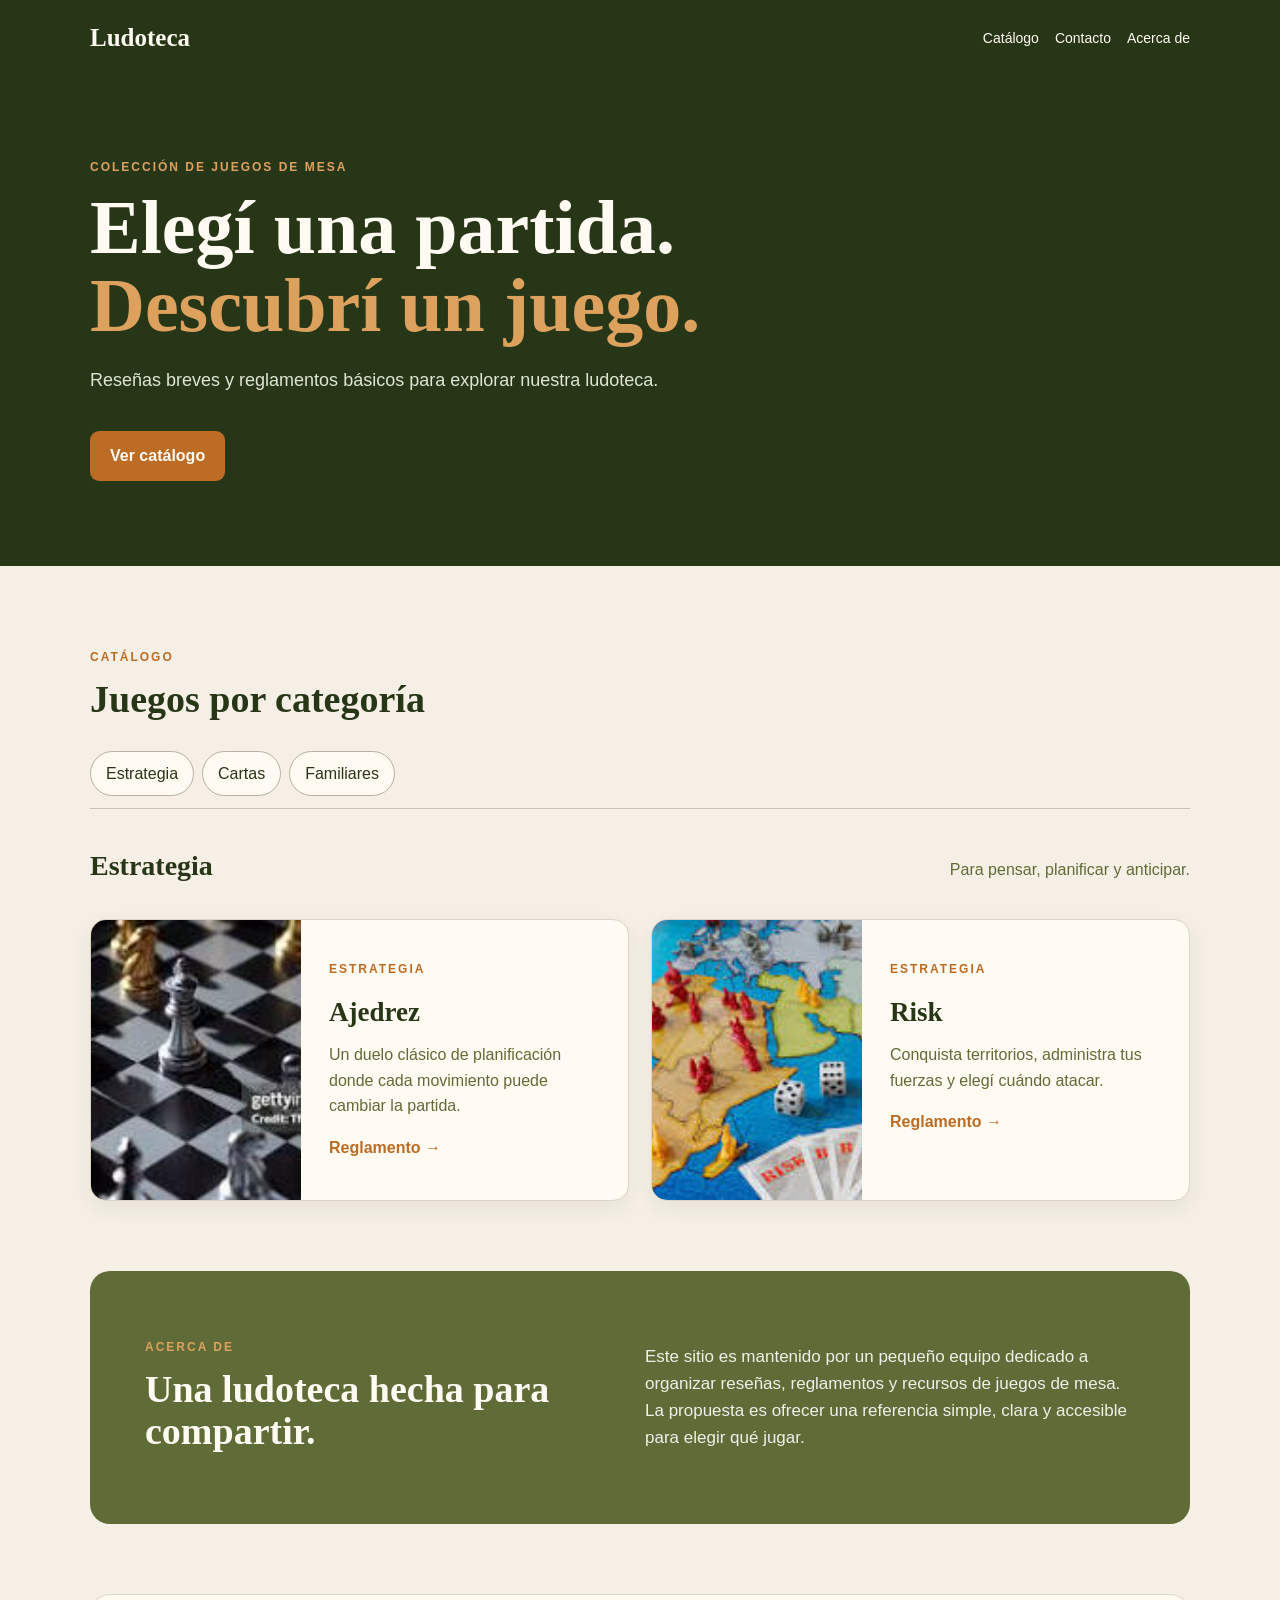
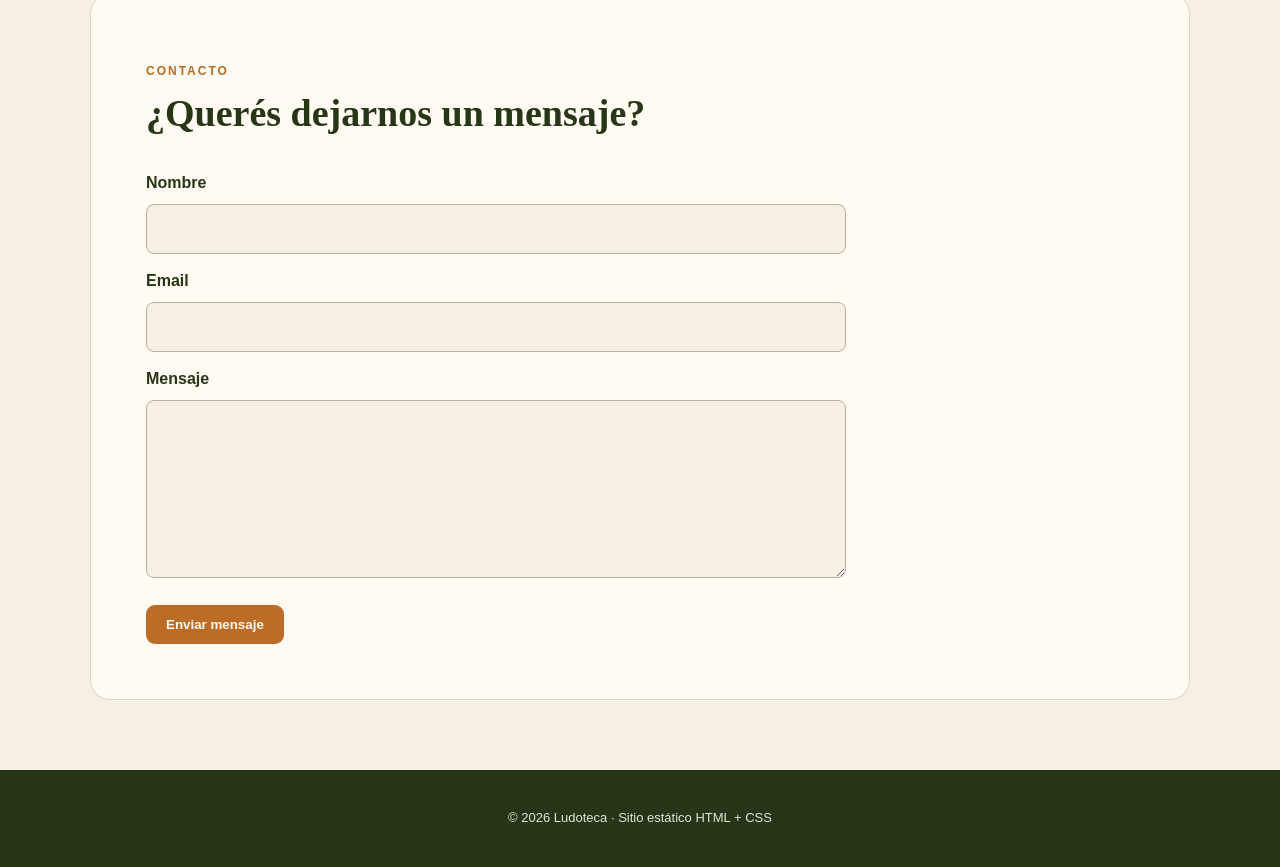
<file: chatGPT/index.html>
<!DOCTYPE html>
<html lang="es">
<head>
  <meta charset="UTF-8">
  <meta name="viewport" content="width=device-width, initial-scale=1.0">
  <title>Ludoteca | Reseñas de juegos</title>
  <link rel="stylesheet" href="estilosIA.css">
</head>
<body>
<header class="encabezado">
  <nav class="nav">
    <a class="logo" href="index.html">Ludoteca</a>
    <div class="nav-links">
      <a href="#catalogo">Catálogo</a>
      <a href="#contacto">Contacto</a>
      <a href="#acerca">Acerca de</a>
    </div>
  </nav>
  <section class="hero">
    <p class="eyebrow">Colección de juegos de mesa</p>
    <h1>Elegí una partida.<br><span>Descubrí un juego.</span></h1>
    <p>Reseñas breves y reglamentos básicos para explorar nuestra ludoteca.</p>
    <a class="boton" href="#catalogo">Ver catálogo</a>
  </section>
</header>

<main>
<section id="catalogo" class="catalogo">
  <div class="seccion-titulo">
    <p class="eyebrow">Catálogo</p>
    <h2>Juegos por categoría</h2>
  </div>

  <div class="tabs">
    <a href="#estrategia" class="tab">Estrategia</a>
    <a href="#cartas" class="tab">Cartas</a>
    <a href="#familiares" class="tab">Familiares</a>
  </div>

  <section id="estrategia" class="categoria">
    <div class="categoria-cabecera"><h3>Estrategia</h3><p>Para pensar, planificar y anticipar.</p></div>
    <div class="juegos">
      <article class="juego"><img src="imagenes/ajedrez.png" alt="Portada ilustrada de Ajedrez"><div><p class="tag">Estrategia</p><h4>Ajedrez</h4><p>Un duelo clásico de planificación donde cada movimiento puede cambiar la partida.</p><a class="reglamento" href="reglamentos/ajedrez.pdf">Reglamento →</a></div></article>
      <article class="juego"><img src="imagenes/risk.png" alt="Portada ilustrada de Risk"><div><p class="tag">Estrategia</p><h4>Risk</h4><p>Conquista territorios, administra tus fuerzas y elegí cuándo atacar.</p><a class="reglamento" href="reglamentos/risk.pdf">Reglamento →</a></div></article>
    </div>
  </section>

  <section id="cartas" class="categoria">
    <div class="categoria-cabecera"><h3>Cartas</h3><p>Partidas ágiles, decisiones y un poco de picardía.</p></div>
    <div class="juegos">
      <article class="juego"><img src="imagenes/truco.png" alt="Portada ilustrada de Truco"><div><p class="tag">Cartas</p><h4>Truco</h4><p>Un clásico de cartas donde la estrategia se mezcla con el engaño y los cantos.</p><a class="reglamento" href="reglamentos/truco.pdf">Reglamento →</a></div></article>
      <article class="juego"><img src="imagenes/uno.png" alt="Portada ilustrada de UNO"><div><p class="tag">Cartas</p><h4>UNO</h4><p>Colores, números y cartas de acción en una carrera por quedarse sin cartas.</p><a class="reglamento" href="reglamentos/uno.pdf">Reglamento →</a></div></article>
    </div>
  </section>

  <section id="familiares" class="categoria">
    <div class="categoria-cabecera"><h3>Familiares</h3><p>Clásicos sencillos para compartir entre todas las edades.</p></div>
    <div class="juegos">
      <article class="juego"><img src="imagenes/oca.png" alt="Portada ilustrada de Oca"><div><p class="tag">Familiares</p><h4>Oca</h4><p>Un recorrido clásico basado en dados, casillas especiales y un poco de suerte.</p><a class="reglamento" href="reglamentos/oca.pdf">Reglamento →</a></div></article>
      <article class="juego"><img src="imagenes/ludo.png" alt="Portada ilustrada de Ludo/Parchís"><div><p class="tag">Familiares</p><h4>Ludo / Parchís</h4><p>Llevá tus fichas hasta la llegada y aprovechá cada tirada del dado.</p><a class="reglamento" href="reglamentos/ludo.pdf">Reglamento →</a></div></article>
    </div>
  </section>
</section>

<section id="acerca" class="info">
  <div><p class="eyebrow">Acerca de</p><h2>Una ludoteca hecha para compartir.</h2></div>
  <p>Este sitio es mantenido por un pequeño equipo dedicado a organizar reseñas, reglamentos y recursos de juegos de mesa. La propuesta es ofrecer una referencia simple, clara y accesible para elegir qué jugar.</p>
</section>

<section id="contacto" class="contacto">
  <div><p class="eyebrow">Contacto</p><h2>¿Querés dejarnos un mensaje?</h2></div>
  <form action="#" method="post">
    <label for="nombre">Nombre</label><input id="nombre" name="nombre" type="text" required>
    <label for="email">Email</label><input id="email" name="email" type="email" required>
    <label for="mensaje">Mensaje</label><textarea id="mensaje" name="mensaje" rows="6" required></textarea>
    <button class="boton" type="submit">Enviar mensaje</button>
  </form>
</section>
</main>
<footer><p>© 2026 Ludoteca · Sitio estático HTML + CSS</p></footer>
</body>
</html>
</file>
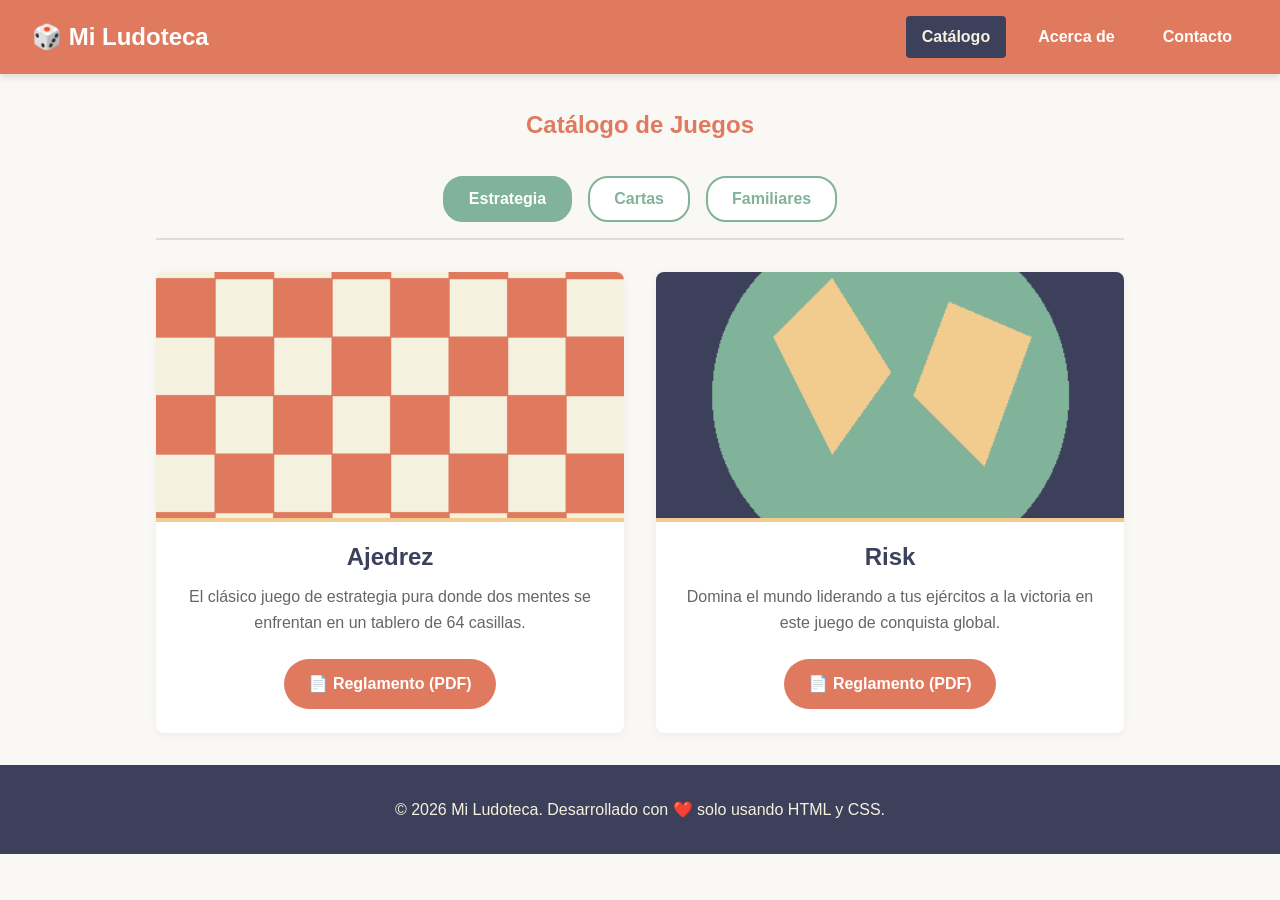
<file: version-Geminis/index.html>
<!DOCTYPE html>
<html lang="es">
<head>
    <meta charset="UTF-8">
    <meta name="viewport" content="width=device-width, initial-scale=1.0">
    <title>Ludoteca - Reseñas de Juegos de Mesa</title>
    <link rel="stylesheet" href="estilosIA.css">
</head>
<body>

<!-- Navegación principal manejada 100% con CSS (Radio + :checked) -->
<input type="radio" id="nav-catalogo" name="main-nav" checked class="hidden-radio">
<input type="radio" id="nav-acerca" name="main-nav" class="hidden-radio">
<input type="radio" id="nav-contacto" name="main-nav" class="hidden-radio">

<header>
    <div class="logo">🎲 Mi Ludoteca</div>
    <nav>
        <label for="nav-catalogo">Catálogo</label>
        <label for="nav-acerca">Acerca de</label>
        <label for="nav-contacto">Contacto</label>
    </nav>
</header>

<main>
    <!-- SECCIÓN: CATÁLOGO -->
    <section class="page-section" id="section-catalogo">
        <h1>Catálogo de Juegos</h1>
        
        <!-- Pestañas de categorías usando inputs ocultos -->
        <input type="radio" id="tab-estrategia" name="cat-tabs" checked class="hidden-radio">
        <input type="radio" id="tab-cartas" name="cat-tabs" class="hidden-radio">
        <input type="radio" id="tab-familiares" name="cat-tabs" class="hidden-radio">

        <div class="tabs-nav">
            <label for="tab-estrategia">Estrategia</label>
            <label for="tab-cartas">Cartas</label>
            <label for="tab-familiares">Familiares</label>
        </div>

        <!-- Estrategia -->
        <div class="tab-content" id="content-estrategia">
            <article class="card">
                <img src="imagenes/ajedrez.png" alt="Ajedrez">
                <h2>Ajedrez</h2>
                <p>El clásico juego de estrategia pura donde dos mentes se enfrentan en un tablero de 64 casillas.</p>
                <a href="reglamentos/ajedrez.pdf" download class="btn-pdf">📄 Reglamento (PDF)</a>
            </article>
            <article class="card">
                <img src="imagenes/risk.png" alt="Risk">
                <h2>Risk</h2>
                <p>Domina el mundo liderando a tus ejércitos a la victoria en este juego de conquista global.</p>
                <a href="reglamentos/risk.pdf" download class="btn-pdf">📄 Reglamento (PDF)</a>
            </article>
        </div>

        <!-- Cartas -->
        <div class="tab-content" id="content-cartas">
            <article class="card">
                <img src="imagenes/truco.png" alt="Truco">
                <h2>Truco</h2>
                <p>Engaño, estrategia y cantos en el juego de cartas más tradicional. ¡Cantá quiero o envido!</p>
                <a href="reglamentos/truco.pdf" download class="btn-pdf">📄 Reglamento (PDF)</a>
            </article>
            <article class="card">
                <img src="imagenes/uno.png" alt="UNO">
                <h2>UNO</h2>
                <p>Deshazte de tus cartas combinando colores y números mientras perjudicás a tus oponentes.</p>
                <a href="reglamentos/uno.pdf" download class="btn-pdf">📄 Reglamento (PDF)</a>
            </article>
        </div>

        <!-- Familiares -->
        <div class="tab-content" id="content-familiares">
            <article class="card">
                <img src="imagenes/oca.png" alt="Oca">
                <h2>Oca</h2>
                <p>Un divertido recorrido en espiral lleno de sorpresas y trampas para toda la familia.</p>
                <a href="reglamentos/oca.pdf" download class="btn-pdf">📄 Reglamento (PDF)</a>
            </article>
            <article class="card">
                <img src="imagenes/ludo.png" alt="Ludo">
                <h2>Ludo</h2>
                <p>Compite con tus amigos para llevar tus 4 peones a la meta antes que los demás.</p>
                <a href="reglamentos/ludo.pdf" download class="btn-pdf">📄 Reglamento (PDF)</a>
            </article>
        </div>
    </section>

    <!-- SECCIÓN: ACERCA DE -->
    <section class="page-section" id="section-acerca">
        <h1>Acerca de Nosotros</h1>
        <div class="content-box">
            <p>¡Hola! Somos unos apasionados de los juegos de mesa. Esta ludoteca nace con la idea de compartir reglas, reseñas y fomentar la diversión con amigos.</p>
            <p>Nuestro objetivo es que cualquier persona pueda aprender rápidamente a jugar a los clásicos y no tan clásicos, accediendo a reglamentos claros y directos.</p>
        </div>
    </section>

    <!-- SECCIÓN: CONTACTO -->
    <section class="page-section" id="section-contacto">
        <h1>Contacto</h1>
        <form action="#" class="contact-form">
            <label for="nombre">Nombre</label>
            <input type="text" id="nombre" required placeholder="Tu nombre">
            
            <label for="email">Email</label>
            <input type="email" id="email" required placeholder="tu@email.com">
            
            <label for="mensaje">Mensaje</label>
            <textarea id="mensaje" rows="5" required placeholder="¿Qué nos querés decir?"></textarea>
            
            <button type="submit">Enviar Mensaje</button>
        </form>
    </section>
</main>

<footer>
    <p>&copy; 2026 Mi Ludoteca. Desarrollado con ❤️ solo usando HTML y CSS.</p>
</footer>

</body>
</html>
</file>
<file: chatGPT/estilosIA.css>
*{box-sizing:border-box}html{scroll-behavior:smooth}body{margin:0;background:#f5efe6;color:#283618;font-family:Inter,Arial,sans-serif;line-height:1.6}.encabezado{background:#283618;color:#fffaf2}.nav{max-width:1100px;margin:auto;padding:18px 22px;display:flex;align-items:center;justify-content:space-between;gap:20px}.logo{font-family:Georgia,serif;font-size:25px;font-weight:bold;color:#fffaf2;text-decoration:none}.nav-links{display:flex;gap:16px;flex-wrap:wrap}.nav-links a{color:#fffaf2;text-decoration:none;font-size:14px}.nav-links a:hover{color:#dda15e}.hero{max-width:1100px;margin:auto;padding:70px 22px 85px}.eyebrow,.tag{text-transform:uppercase;letter-spacing:2px;font-size:12px;font-weight:700;color:#bc6c25}.hero .eyebrow{color:#dda15e}.hero h1{font-family:Georgia,serif;font-size:clamp(42px,9vw,76px);line-height:1.02;margin:12px 0 22px}.hero h1 span{color:#dda15e}.hero p:not(.eyebrow){max-width:580px;color:#dfe5d5;font-size:18px}.boton{display:inline-block;margin-top:18px;border:0;border-radius:9px;background:#bc6c25;color:#fffaf2;padding:12px 20px;font-weight:bold;text-decoration:none;cursor:pointer}.boton:hover{background:#a45c20}main{max-width:1100px;margin:auto}.catalogo{padding:70px 22px}.seccion-titulo h2,.info h2,.contacto h2{font-family:Georgia,serif;font-size:38px;line-height:1.1;margin:5px 0 30px}.tabs{display:flex;gap:8px;flex-wrap:wrap;border-bottom:1px solid #c9c1b3;padding-bottom:12px;margin-bottom:32px}.tab{padding:9px 15px;border:1px solid #b9b09f;border-radius:30px;text-decoration:none;color:#283618;background:#fffaf2}.tab:hover{background:#dda15e;border-color:#dda15e}.categoria{display:none}.categoria:target{display:block}.categoria:first-of-type{display:block}.categoria-cabecera{display:flex;align-items:baseline;justify-content:space-between;gap:15px;flex-wrap:wrap}.categoria-cabecera h3{font-family:Georgia,serif;font-size:28px;margin:0}.categoria-cabecera p{color:#606c38}.juegos{display:grid;grid-template-columns:1fr;gap:22px;margin-top:20px}.juego{background:#fffaf2;border:1px solid #ded5c7;border-radius:16px;overflow:hidden;box-shadow:0 7px 20px rgba(40,54,24,.07)}.juego img{display:block;width:100%;aspect-ratio:3/4;object-fit:cover;background:#f5efe6}.juego>div{padding:20px}.juego h4{font-family:Georgia,serif;font-size:27px;margin:2px 0 8px}.juego p:not(.tag){color:#606c38;margin-top:0}.reglamento{color:#bc6c25;font-weight:bold;text-decoration:none}.reglamento:hover{text-decoration:underline}.info,.contacto{margin:0 22px 70px;padding:45px 30px;background:#606c38;color:#fffaf2;border-radius:20px}.info{display:grid;grid-template-columns:1fr;gap:10px}.info .eyebrow{color:#dda15e}.info h2{margin-bottom:10px}.info p:last-child{font-size:17px;color:#edf1e9}.contacto{background:#fffaf2;color:#283618;border:1px solid #ded5c7}.contacto form{display:grid;gap:9px;max-width:700px}.contacto label{font-weight:bold;margin-top:5px}.contacto input,.contacto textarea{font:inherit;border:1px solid #b9b09f;border-radius:8px;padding:11px;background:#f5efe6;color:#283618}.contacto textarea{resize:vertical}.contacto .boton{width:max-content}footer{background:#283618;color:#dfe5d5;text-align:center;padding:25px 20px;font-size:13px}@media(min-width:700px){.juegos{grid-template-columns:1fr 1fr}.juego img{max-height:420px}.info{grid-template-columns:1fr 1fr;padding:55px}.contacto{padding:55px}.nav{padding-left:30px;padding-right:30px}}@media(min-width:950px){.catalogo{padding-left:0;padding-right:0}.hero{padding-left:0;padding-right:0}.info,.contacto{margin-left:0;margin-right:0}.juego{display:grid;grid-template-columns:210px 1fr}.juego img{height:100%;max-height:none}.juego>div{padding:28px}.nav{padding-left:0;padding-right:0}}
</file>
<file: version-Geminis/estilosIA.css>
/* Reset y Base */
* { box-sizing: border-box; margin: 0; padding: 0; }
body {
    font-family: 'Segoe UI', Roboto, Helvetica, Arial, sans-serif;
    background-color: #faf8f5; /* Tono cálido minimalista */
    color: #3d405b; /* Texto oscuro azulado */
    line-height: 1.6;
}

.hidden-radio { display: none; }

/* Cabecera y Navegación */
header {
    background-color: #e07a5f; /* Terracota cálido */
    color: white;
    padding: 1rem 2rem;
    display: flex;
    flex-wrap: wrap;
    justify-content: space-between;
    align-items: center;
    box-shadow: 0 4px 6px rgba(0,0,0,0.1);
    position: sticky;
    top: 0;
    z-index: 100;
}
.logo { font-size: 1.5rem; font-weight: bold; }
nav { display: flex; gap: 1rem; }
nav label {
    cursor: pointer;
    padding: 0.5rem 1rem;
    border-radius: 4px;
    transition: background-color 0.3s;
    font-weight: 600;
}
nav label:hover { background-color: rgba(255,255,255,0.2); }

/* Lógica SPA (Single Page) sin JS */
main { max-width: 1000px; margin: 2rem auto; padding: 0 1rem; min-height: 60vh; }
.page-section { display: none; animation: fadeIn 0.4s ease; }
@keyframes fadeIn { from { opacity: 0; transform: translateY(5px); } to { opacity: 1; transform: translateY(0); } }

#nav-catalogo:checked ~ main #section-catalogo { display: block; }
#nav-acerca:checked ~ main #section-acerca { display: block; }
#nav-contacto:checked ~ main #section-contacto { display: block; }

/* Estado Activo del Nav */
#nav-catalogo:checked ~ header nav label[for="nav-catalogo"],
#nav-acerca:checked ~ header nav label[for="nav-acerca"],
#nav-contacto:checked ~ header nav label[for="nav-contacto"] {
    background-color: #3d405b;
    color: #f4f1de;
}

h1 { text-align: center; margin-bottom: 2rem; color: #e07a5f; }

/* Pestañas del Catálogo */
.tabs-nav {
    display: flex;
    justify-content: center;
    flex-wrap: wrap;
    gap: 1rem;
    margin-bottom: 2rem;
    border-bottom: 2px solid #ddd;
    padding-bottom: 1rem;
}
.tabs-nav label {
    padding: 0.5rem 1.5rem;
    background-color: #fff;
    border: 2px solid #81b29a;
    color: #81b29a;
    border-radius: 20px;
    cursor: pointer;
    font-weight: bold;
    transition: all 0.3s ease;
}
.tabs-nav label:hover { background-color: #f4f1de; }

.tab-content { display: none; }

/* Activar pestaña correcta (sin JS) */
#tab-estrategia:checked ~ .tabs-nav label[for="tab-estrategia"],
#tab-cartas:checked ~ .tabs-nav label[for="tab-cartas"],
#tab-familiares:checked ~ .tabs-nav label[for="tab-familiares"] {
    background-color: #81b29a;
    color: white;
}

#tab-estrategia:checked ~ #content-estrategia,
#tab-cartas:checked ~ #content-cartas,
#tab-familiares:checked ~ #content-familiares {
    display: grid;
    grid-template-columns: repeat(auto-fit, minmax(280px, 1fr));
    gap: 2rem;
    animation: fadeIn 0.5s ease;
}

/* Tarjetas de Juegos */
.card {
    background: white;
    border-radius: 8px;
    overflow: hidden;
    box-shadow: 0 2px 10px rgba(0,0,0,0.05);
    display: flex;
    flex-direction: column;
    align-items: center;
    padding-bottom: 1.5rem;
    transition: transform 0.3s;
}
.card:hover { transform: translateY(-5px); box-shadow: 0 5px 15px rgba(0,0,0,0.1); }
.card img { width: 100%; height: 250px; object-fit: cover; border-bottom: 4px solid #f2cc8f; }
.card h2 { margin: 1rem 0 0.5rem; color: #3d405b; }
.card p { padding: 0 1.5rem; text-align: center; color: #666; margin-bottom: 1.5rem; flex-grow: 1; }
.btn-pdf {
    background-color: #e07a5f;
    color: white;
    text-decoration: none;
    padding: 0.75rem 1.5rem;
    border-radius: 25px;
    font-weight: bold;
    transition: background-color 0.3s;
}
.btn-pdf:hover { background-color: #d16b50; }

/* Secciones de Contenido */
.content-box {
    background: white;
    padding: 2rem;
    border-radius: 8px;
    box-shadow: 0 2px 10px rgba(0,0,0,0.05);
    border-left: 6px solid #f2cc8f;
}
.content-box p { margin-bottom: 1rem; }

/* Formulario */
.contact-form {
    background: white;
    padding: 2rem;
    border-radius: 8px;
    box-shadow: 0 2px 10px rgba(0,0,0,0.05);
    display: flex;
    flex-direction: column;
    gap: 1rem;
    max-width: 600px;
    margin: 0 auto;
}
.contact-form label { font-weight: bold; color: #3d405b; }
.contact-form input, .contact-form textarea {
    width: 100%;
    padding: 0.75rem;
    border: 1px solid #ccc;
    border-radius: 4px;
    font-family: inherit;
}
.contact-form button {
    background-color: #81b29a;
    color: white;
    border: none;
    padding: 1rem;
    border-radius: 4px;
    font-size: 1rem;
    font-weight: bold;
    cursor: pointer;
    transition: background-color 0.3s;
}
.contact-form button:hover { background-color: #6a9c84; }

/* Footer */
footer { text-align: center; padding: 2rem; background-color: #3d405b; color: #f4f1de; margin-top: auto; }

/* Responsive Mobile First */
@media (max-width: 600px) {
    header { flex-direction: column; gap: 1rem; text-align: center; }
    .tabs-nav { flex-direction: column; }
    .tabs-nav label { text-align: center; width: 100%; }
}
</file>
